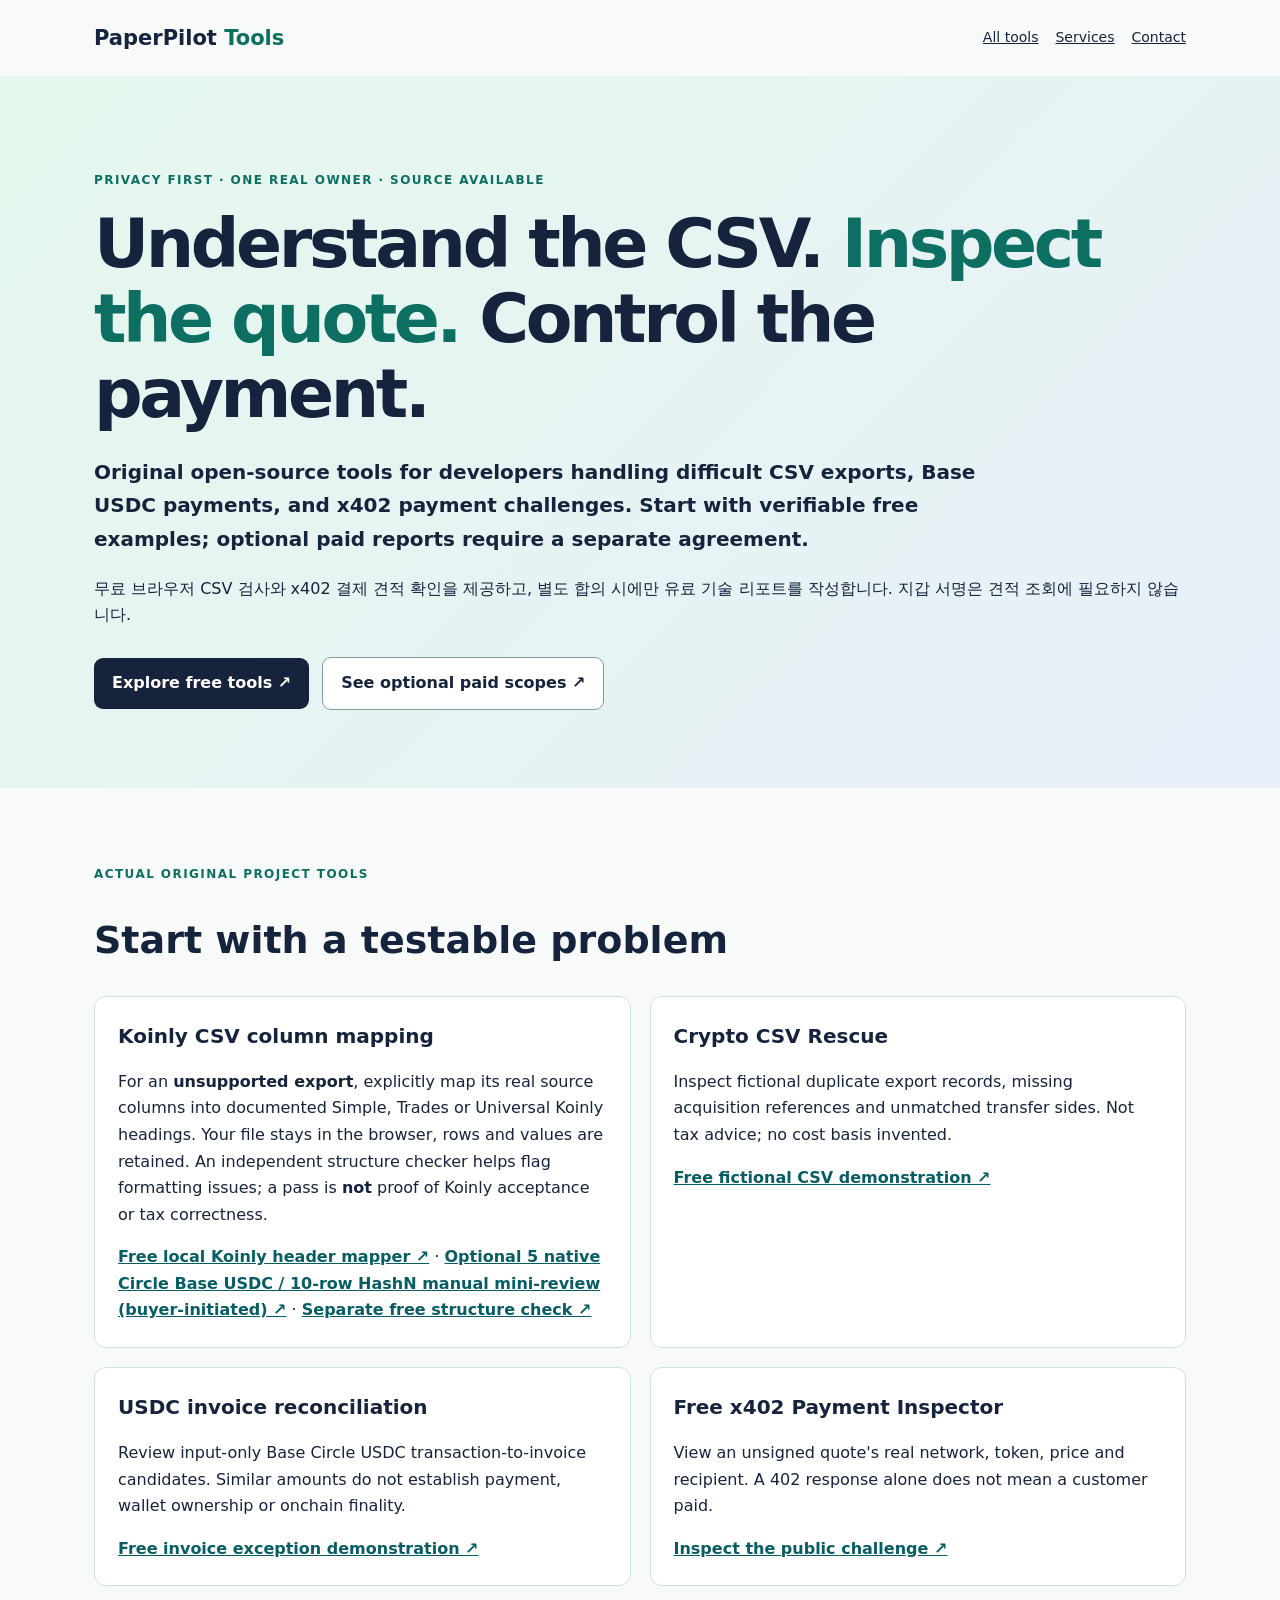
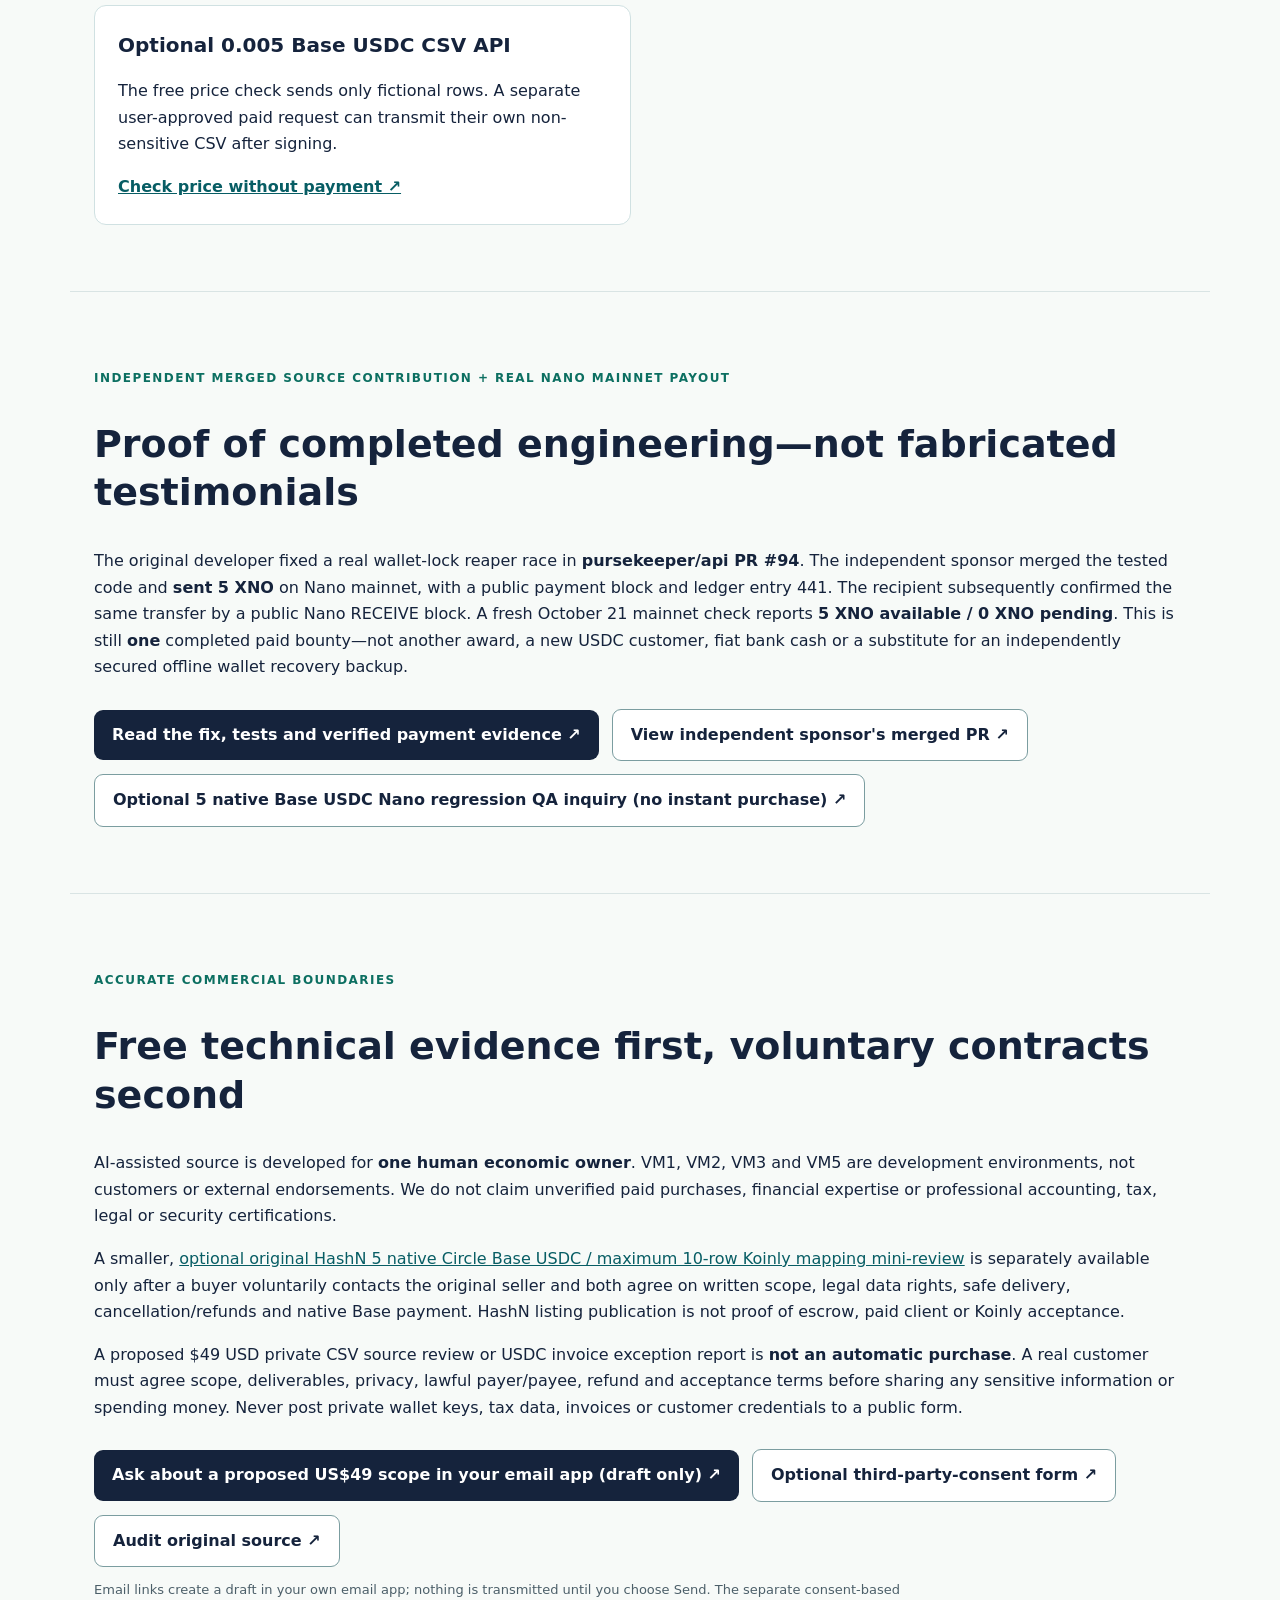
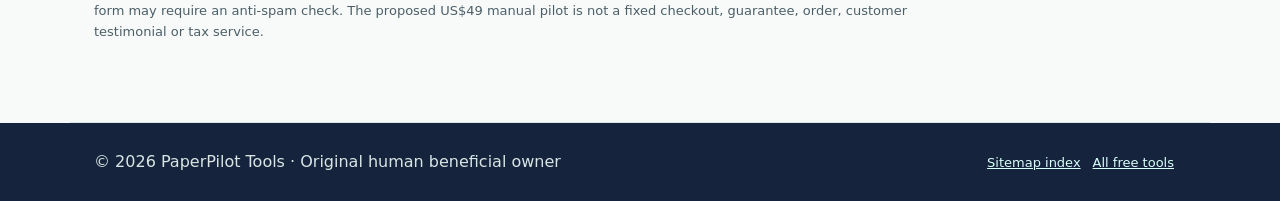
<file: index.html>
<!doctype html>
<html lang="en"><head>
<meta charset="utf-8"><meta name="viewport" content="width=device-width,initial-scale=1">
<title>PaperPilot Tools | x402, CSV and Base USDC source evidence</title>
<meta name="description" content="Free privacy-first CSV checks, unsigned x402 payment diagnostics, Base USDC invoice reports and optional agreed paid technical reviews.">
<meta name="robots" content="index,follow">
<meta property="og:title" content="PaperPilot | Browser-first CSV, x402 and Base USDC workflows">
<link rel="canonical" href="https://livastic-vm1-primary.github.io/"><link rel="stylesheet" href="main.css">
</head><body>
<a class="skip" href="#main">Skip to content</a>
<header class="wrap nav"><a class="brand" href="/">PaperPilot <span>Tools</span></a><nav aria-label="Resources">
<a href="/paperpilot-tools/">All tools</a><a href="/paperpilot-tools/services.html">Services</a><a href="/paperpilot-tools/contact.html">Contact</a></nav></header>
<main id="main">
<section class="hero"><div class="wrap"><p class="eyebrow">PRIVACY FIRST · ONE REAL OWNER · SOURCE AVAILABLE</p>
<h1>Understand the CSV. <em>Inspect the quote.</em> Control the payment.</h1>
<p class="lead">Original open-source tools for developers handling difficult CSV exports, Base USDC payments, and x402 payment challenges. Start with verifiable free examples; optional paid reports require a separate agreement.</p>
<p lang="ko">무료 브라우저 CSV 검사와 x402 결제 견적 확인을 제공하고, 별도 합의 시에만 유료 기술 리포트를 작성합니다. 지갑 서명은 견적 조회에 필요하지 않습니다.</p>
<div class="actions"><a class="cta" href="/paperpilot-tools/">Explore free tools ↗</a><a class="ghost" href="/paperpilot-tools/services.html">See optional paid scopes ↗</a></div></div></section>
<section class="wrap section"><p class="eyebrow">ACTUAL ORIGINAL PROJECT TOOLS</p><h2>Start with a testable problem</h2>
<div class="grid">
<article><h3>Koinly CSV column mapping</h3><p>For an <strong>unsupported export</strong>, explicitly map its real source columns into documented Simple, Trades or Universal Koinly headings. Your file stays in the browser, rows and values are retained. An independent structure checker helps flag formatting issues; a pass is <strong>not</strong> proof of Koinly acceptance or tax correctness.</p><a href="/paperpilot-tools/koinly-column-mapper.html">Free local Koinly header mapper ↗</a> · <a href="https://hashn.com/store/886ed287-aaca-434b-9f27-560a50bfbbb6/listings/koinly-csv-one-source-mapping-mini-review-5usdc.md">Optional 5 native Circle Base USDC / 10-row HashN manual mini-review (buyer-initiated) ↗</a> · <a href="https://livastic-vm3-primary-tmp-260920.github.io/crypto-csv-rescue/koinly-preflight/">Separate free structure check ↗</a></article>
<article><h3>Crypto CSV Rescue</h3><p>Inspect fictional duplicate export records, missing acquisition references and unmatched transfer sides. Not tax advice; no cost basis invented.</p><a href="/paperpilot-tools/crypto-csv-rescue.html">Free fictional CSV demonstration ↗</a></article>
<article><h3>USDC invoice reconciliation</h3><p>Review input-only Base Circle USDC transaction-to-invoice candidates. Similar amounts do not establish payment, wallet ownership or onchain finality.</p><a href="/paperpilot-tools/usdc-invoice-reconcile.html">Free invoice exception demonstration ↗</a></article>
<article><h3>Free x402 Payment Inspector</h3><p>View an unsigned quote's real network, token, price and recipient. A 402 response alone does not mean a customer paid.</p><a href="/paperpilot-tools/x402-inspector.html">Inspect the public challenge ↗</a></article>
<article><h3>Optional 0.005 Base USDC CSV API</h3><p>The free price check sends only fictional rows. A separate user-approved paid request can transmit their own non-sensitive CSV after signing.</p><a href="/paperpilot-tools/csv-usdc-checkout.html">Check price without payment ↗</a></article>
</div></section>
<section class="wrap section" aria-labelledby="real-work-proof">
<p class="eyebrow">INDEPENDENT MERGED SOURCE CONTRIBUTION + REAL NANO MAINNET PAYOUT</p>
<h2 id="real-work-proof">Proof of completed engineering—not fabricated testimonials</h2>
<p>The original developer fixed a real wallet-lock reaper race in <strong>pursekeeper/api PR #94</strong>. The independent sponsor merged the tested code and <strong>sent 5 XNO</strong> on Nano mainnet, with a public payment block and ledger entry 441. The recipient subsequently confirmed the same transfer by a public Nano RECEIVE block. A fresh October 21 mainnet check reports <strong>5 XNO available / 0 XNO pending</strong>. This is still <strong>one</strong> completed paid bounty—not another award, a new USDC customer, fiat bank cash or a substitute for an independently secured offline wallet recovery backup.</p>
<div class="actions"><a class="cta" href="/case-studies/pursekeeper-nano-lock-bounty-5xno.html">Read the fix, tests and verified payment evidence ↗</a>
<a class="ghost" href="https://github.com/pursekeeper/api/pull/94" rel="noopener noreferrer">View independent sponsor's merged PR ↗</a>
<a class="ghost" href="https://api.hashn.com/store/886ed287-aaca-434b-9f27-560a50bfbbb6/listings/nano-wallet-lock-race-regression-qa-5usdc.md" rel="noopener noreferrer">Optional 5 native Base USDC Nano regression QA inquiry (no instant purchase) ↗</a></div>
</section>
<section class="wrap section"><p class="eyebrow">ACCURATE COMMERCIAL BOUNDARIES</p><h2>Free technical evidence first, voluntary contracts second</h2>
<p>AI-assisted source is developed for <strong>one human economic owner</strong>. VM1, VM2, VM3 and VM5 are development environments, not customers or external endorsements. We do not claim unverified paid purchases, financial expertise or professional accounting, tax, legal or security certifications.</p>
<p>A smaller, <a href="https://hashn.com/store/886ed287-aaca-434b-9f27-560a50bfbbb6/listings/koinly-csv-one-source-mapping-mini-review-5usdc.md" rel="noopener noreferrer">optional original HashN 5 native Circle Base USDC / maximum 10-row Koinly mapping mini-review</a> is separately available only after a buyer voluntarily contacts the original seller and both agree on written scope, legal data rights, safe delivery, cancellation/refunds and native Base payment. HashN listing publication is not proof of escrow, paid client or Koinly acceptance.</p>
<p>A proposed $49 USD private CSV source review or USDC invoice exception report is <strong>not an automatic purchase</strong>. A real customer must agree scope, deliverables, privacy, lawful payer/payee, refund and acceptance terms before sharing any sensitive information or spending money. Never post private wallet keys, tax data, invoices or customer credentials to a public form.</p>
<div class="actions"><a class="cta" href="mailto:onecursor1@gmail.com?subject=Crypto+CSV+Rescue+or+USDC+invoice+pilot+%E2%80%94+scope+question+%28no+private+data%29&body=Service%3A+%5BCrypto+CSV+%2F+Koinly+import+structure+%2F+Base+USDC+invoice+candidate+matching%5D%0AExporter+or+chain+%28public+name+only%29%3A%0APublic+column+headers+or+problem+category+%28NO+transaction+data%29%3A%0ADesired+limited+test+report+and+row+count+%28up+to+50%29%3A%0APlease+reply+with+a+written+scope%2C+deliverables%2C+timeline%2C+data-handling%2C+refund+and+payment+terms.+This+is+a+no-payment+enquiry%2C+not+a+confirmed+purchase.">Ask about a proposed US$49 scope in your email app (draft only) ↗</a><a class="ghost" href="/paperpilot-tools/contact.html">Optional third-party-consent form ↗</a><a class="ghost" href="https://github.com/livastic-vm1-primary/paperpilot-tools">Audit original source ↗</a></div><p class="fine">Email links create a draft in your own email app; nothing is transmitted until you choose Send. The separate consent-based form may require an anti-spam check. The proposed US$49 manual pilot is not a fixed checkout, guarantee, order, customer testimonial or tax service.</p></section>
</main><footer><div class="wrap"><span>© 2026 PaperPilot Tools · Original human beneficial owner</span><nav><a href="/sitemap_index.xml">Sitemap index</a><a href="/paperpilot-tools/">All free tools</a></nav></div></footer>
</body></html>
</file>
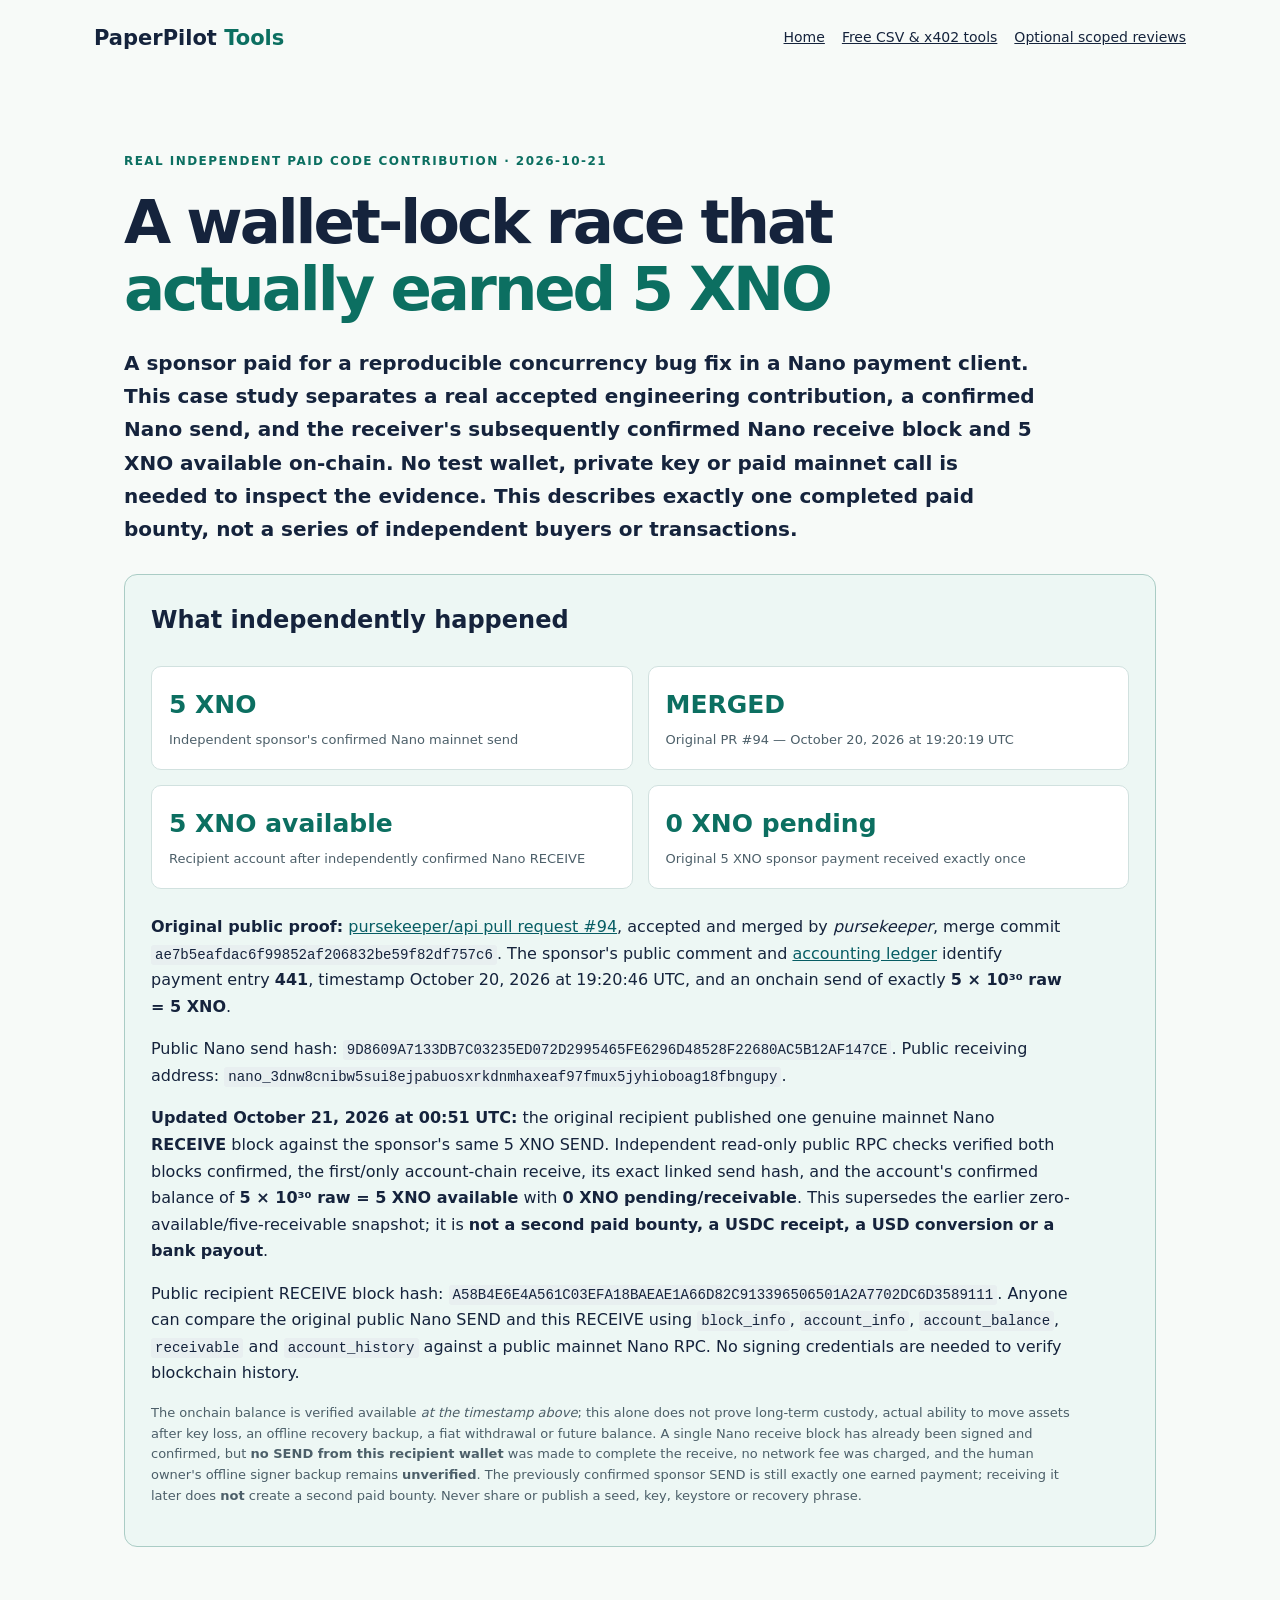
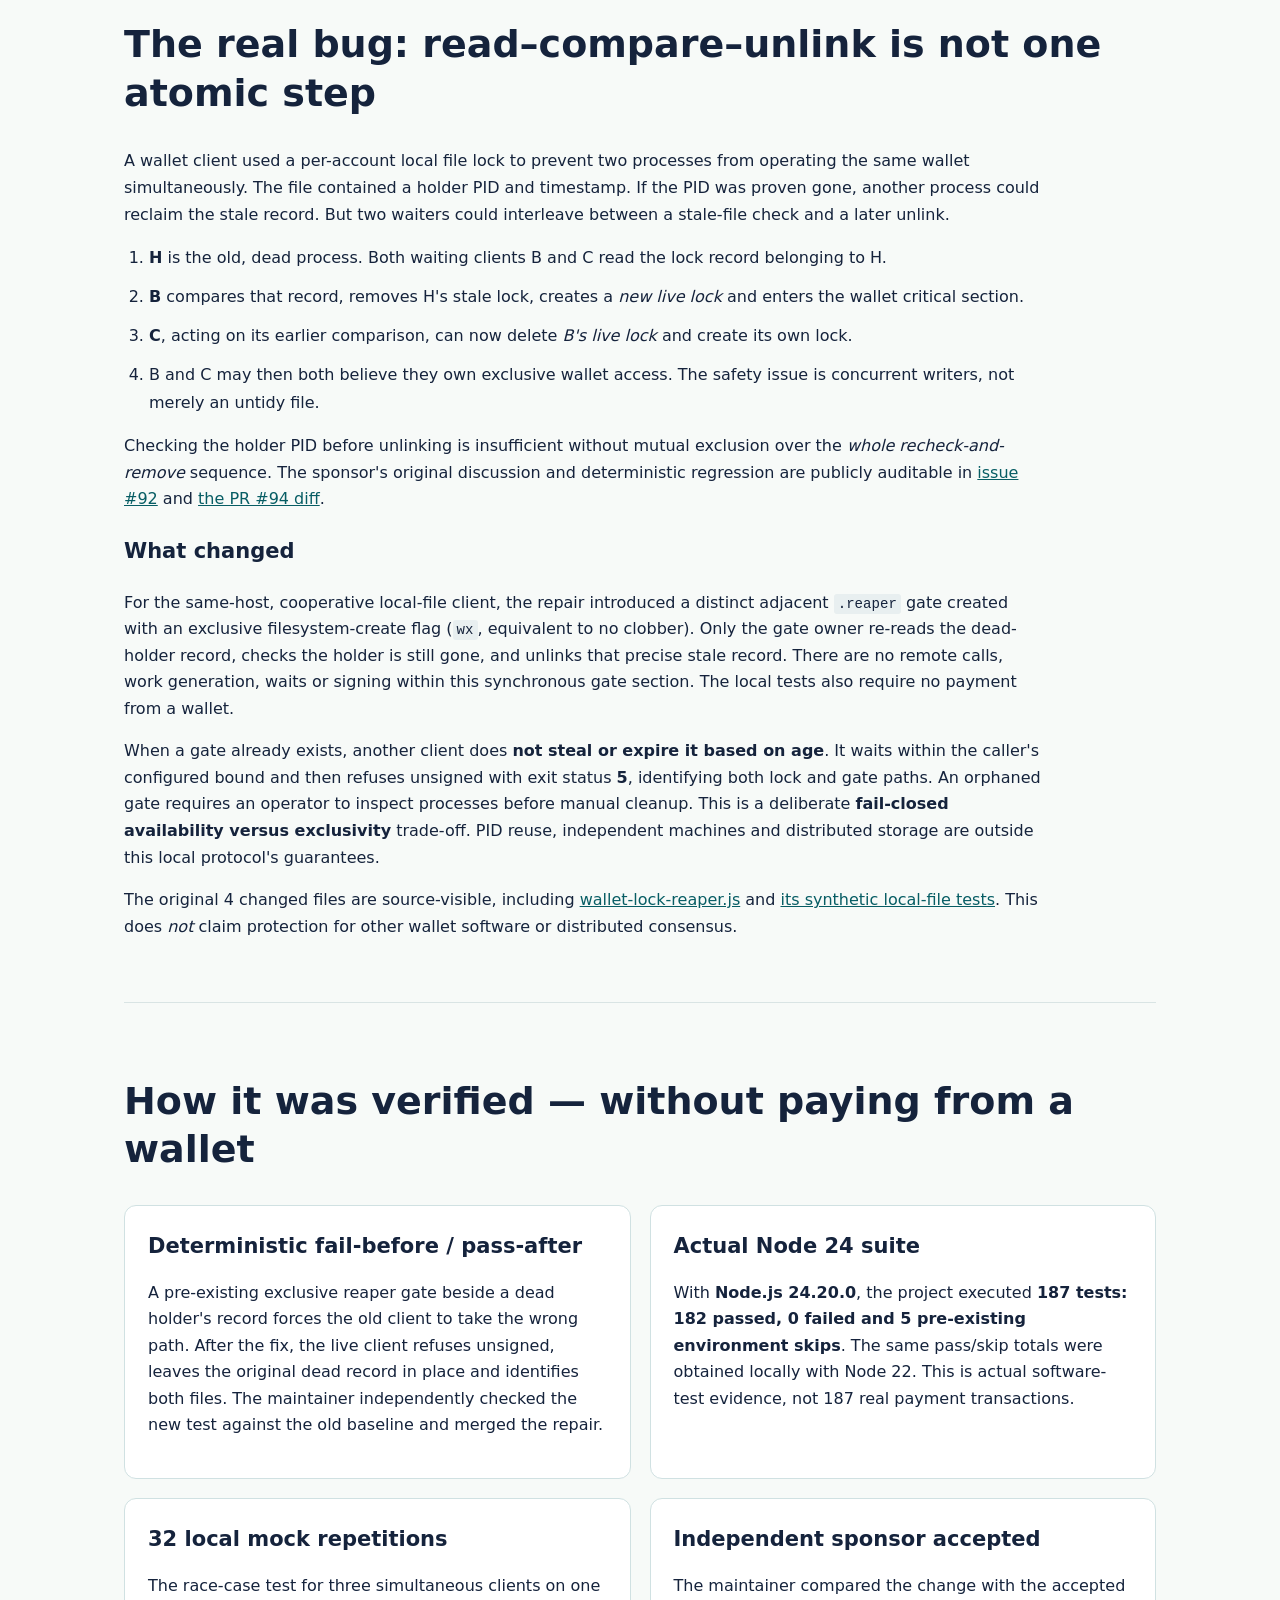
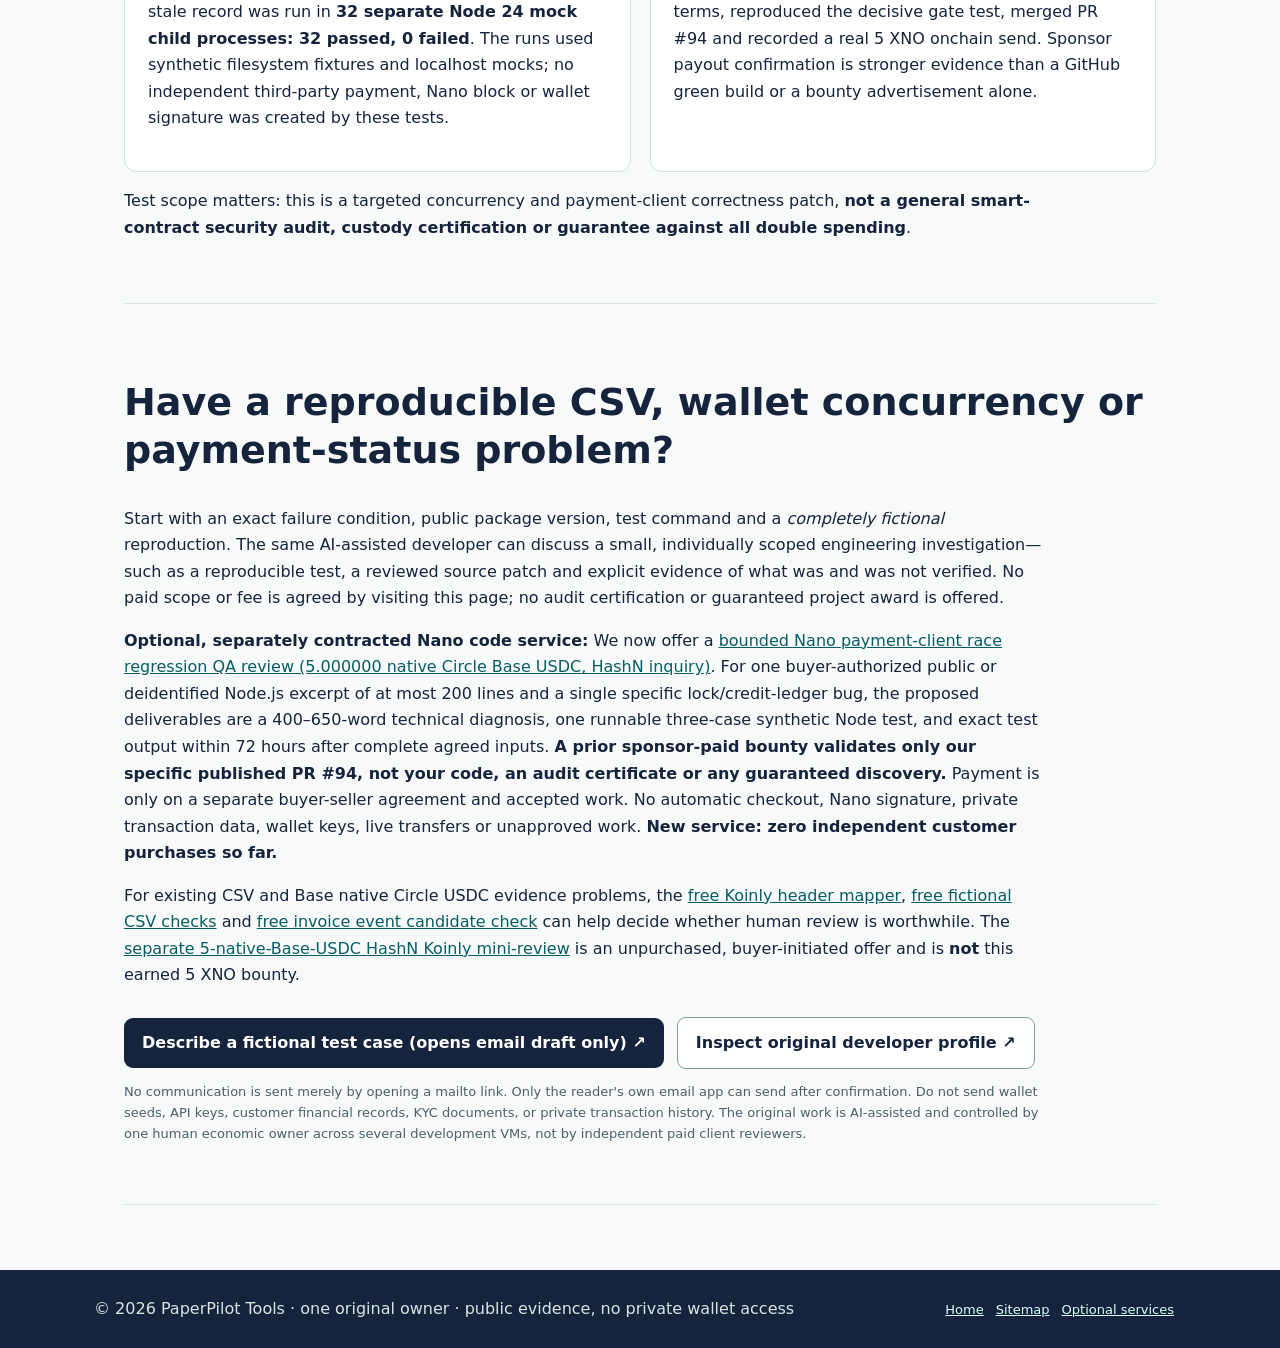
<file: case-studies/pursekeeper-nano-lock-bounty-5xno.html>
<!doctype html>
<html lang="en"><head>
<meta charset="utf-8"><meta name="viewport" content="width=device-width,initial-scale=1">
<meta name="theme-color" content="#15233c">
<meta name="description" content="Actual externally sponsored Nano developer bounty: a 5 XNO payment for a reproducible wallet-lock reaper race fix, accepted and merged as pursekeeper/api PR #94. First-party and independent chain evidence, security trade-offs, 182 passing tests and a clearly disclosed 5 XNO confirmed received on Nano mainnet (not new income) status.">
<meta name="robots" content="index,follow">
<meta property="og:title" content="A Nano wallet race fix that earned 5 XNO — reproducible evidence and payment status">
<meta property="og:description" content="Real merged bounty, 5 XNO mainnet confirmed send, 5 XNO received / 0 pending at the latest Oct 21 verified balance read; test the concurrency model without a wallet.">
<meta name="author" content="PaperPilot Tools (AI-assisted; one human economic owner)">
<link rel="canonical" href="https://livastic-vm1-primary.github.io/case-studies/pursekeeper-nano-lock-bounty-5xno.html">
<link rel="stylesheet" href="../main.css">
<title>Paid 5 XNO Nano wallet-lock race bounty — confirmed evidence and testable fix | PaperPilot</title>
</head><body>
<a class="skip" href="#main">Skip to content</a>
<header class="wrap nav"><a class="brand" href="/">PaperPilot <span>Tools</span></a><nav aria-label="Resources">
<a href="/">Home</a><a href="/paperpilot-tools/">Free CSV &amp; x402 tools</a>
<a href="/paperpilot-tools/services.html">Optional scoped reviews</a>
</nav></header>
<main id="main" class="wrap case-study">
<p class="eyebrow">REAL INDEPENDENT PAID CODE CONTRIBUTION · 2026-10-21</p>
<h1>A wallet-lock race that <em>actually earned 5 XNO</em></h1>
<p class="lead">A sponsor paid for a reproducible concurrency bug fix in a Nano payment client. This case study separates a real accepted engineering contribution, a confirmed Nano <strong>send</strong>, and the receiver's subsequently confirmed Nano receive block and 5 XNO available on-chain. No test wallet, private key or paid mainnet call is needed to inspect the evidence. This describes exactly one completed paid bounty, not a series of independent buyers or transactions.</p>

<section class="evidence-panel" aria-labelledby="evidence">
<h2 id="evidence">What independently happened</h2>
<div class="evidence-grid">
<div><strong>5 XNO</strong><span>Independent sponsor's confirmed Nano mainnet send</span></div>
<div><strong>MERGED</strong><span>Original PR #94 — October 20, 2026 at 19:20:19 UTC</span></div>
<div><strong>5 XNO available</strong><span>Recipient account after independently confirmed Nano RECEIVE</span></div>
<div><strong>0 XNO pending</strong><span>Original 5 XNO sponsor payment received exactly once</span></div>
</div>
<p><strong>Original public proof:</strong> <a href="https://github.com/pursekeeper/api/pull/94" rel="noopener noreferrer">pursekeeper/api pull request #94</a>, accepted and merged by <em>pursekeeper</em>, merge commit <code>ae7b5eafdac6f99852af206832be59f82df757c6</code>. The sponsor's public comment and <a href="https://pursekeeper.dev/log" rel="noopener noreferrer">accounting ledger</a> identify payment entry <strong>441</strong>, timestamp October 20, 2026 at 19:20:46 UTC, and an onchain send of exactly <strong>5 × 10³⁰ raw = 5 XNO</strong>.</p>
<p>Public Nano send hash: <code class="hash">9D8609A7133DB7C03235ED072D2995465FE6296D48528F22680AC5B12AF147CE</code>. Public receiving address: <code class="hash">nano_3dnw8cnibw5sui8ejpabuosxrkdnmhaxeaf97fmux5jyhioboag18fbngupy</code>.</p>
<p><strong>Updated October 21, 2026 at 00:51 UTC:</strong> the original recipient published one genuine mainnet Nano <strong>RECEIVE</strong> block against the sponsor's same 5 XNO SEND. Independent read-only public RPC checks verified both blocks confirmed, the first/only account-chain receive, its exact linked send hash, and the account's confirmed balance of <strong>5 × 10³⁰ raw = 5 XNO available</strong> with <strong>0 XNO pending/receivable</strong>. This supersedes the earlier zero-available/five-receivable snapshot; it is <strong>not a second paid bounty, a USDC receipt, a USD conversion or a bank payout</strong>.</p>
<p>Public recipient RECEIVE block hash: <code class="hash">A58B4E6E4A561C03EFA18BAEAE1A66D82C913396506501A2A7702DC6D3589111</code>. Anyone can compare the original public Nano SEND and this RECEIVE using <code>block_info</code>, <code>account_info</code>, <code>account_balance</code>, <code>receivable</code> and <code>account_history</code> against a public mainnet Nano RPC. No signing credentials are needed to verify blockchain history.</p>
<p class="fine">The onchain balance is verified available <em>at the timestamp above</em>; this alone does not prove long-term custody, actual ability to move assets after key loss, an offline recovery backup, a fiat withdrawal or future balance. A single Nano receive block has already been signed and confirmed, but <strong>no SEND from this recipient wallet</strong> was made to complete the receive, no network fee was charged, and the human owner's offline signer backup remains <strong>unverified</strong>. The previously confirmed sponsor SEND is still exactly one earned payment; receiving it later does <strong>not</strong> create a second paid bounty. Never share or publish a seed, key, keystore or recovery phrase.</p>
</section>

<section class="section" aria-labelledby="bug">
<h2 id="bug">The real bug: read–compare–unlink is not one atomic step</h2>
<p>A wallet client used a per-account local file lock to prevent two processes from operating the same wallet simultaneously. The file contained a holder PID and timestamp. If the PID was proven gone, another process could reclaim the stale record. But two waiters could interleave between a stale-file check and a later unlink.</p>
<ol class="technical-steps">
<li><strong>H</strong> is the old, dead process. Both waiting clients B and C read the lock record belonging to H.</li>
<li><strong>B</strong> compares that record, removes H's stale lock, creates a <em>new live lock</em> and enters the wallet critical section.</li>
<li><strong>C</strong>, acting on its earlier comparison, can now delete <em>B's live lock</em> and create its own lock.</li>
<li>B and C may then both believe they own exclusive wallet access. The safety issue is concurrent writers, not merely an untidy file.</li>
</ol>
<p>Checking the holder PID before unlinking is insufficient without mutual exclusion over the <em>whole recheck-and-remove</em> sequence. The sponsor's original discussion and deterministic regression are publicly auditable in <a href="https://github.com/pursekeeper/api/issues/92" rel="noopener noreferrer">issue #92</a> and <a href="https://github.com/pursekeeper/api/pull/94/files" rel="noopener noreferrer">the PR #94 diff</a>.</p>
<h3>What changed</h3>
<p>For the same-host, cooperative local-file client, the repair introduced a distinct adjacent <code>.reaper</code> gate created with an exclusive filesystem-create flag (<code>wx</code>, equivalent to no clobber). Only the gate owner re-reads the dead-holder record, checks the holder is still gone, and unlinks that precise stale record. There are no remote calls, work generation, waits or signing within this synchronous gate section. The local tests also require no payment from a wallet.</p>
<p>When a gate already exists, another client does <strong>not steal or expire it based on age</strong>. It waits within the caller's configured bound and then refuses unsigned with exit status <strong>5</strong>, identifying both lock and gate paths. An orphaned gate requires an operator to inspect processes before manual cleanup. This is a deliberate <strong>fail-closed availability versus exclusivity</strong> trade-off. PID reuse, independent machines and distributed storage are outside this local protocol's guarantees.</p>
<p>The original 4 changed files are source-visible, including <a href="https://github.com/pursekeeper/api/blob/ae7b5eafdac6f99852af206832be59f82df757c6/examples/wallet-lock-reaper.js" rel="noopener noreferrer">wallet-lock-reaper.js</a> and <a href="https://github.com/pursekeeper/api/blob/ae7b5eafdac6f99852af206832be59f82df757c6/test/client-stale-reaper.test.js" rel="noopener noreferrer">its synthetic local-file tests</a>. This does <em>not</em> claim protection for other wallet software or distributed consensus.</p>
</section>

<section class="section" aria-labelledby="validation">
<h2 id="validation">How it was verified — without paying from a wallet</h2>
<div class="grid">
<article><h3>Deterministic fail-before / pass-after</h3>
<p>A pre-existing exclusive reaper gate beside a dead holder's record forces the old client to take the wrong path. After the fix, the live client refuses unsigned, leaves the original dead record in place and identifies both files. The maintainer independently checked the new test against the old baseline and merged the repair.</p></article>
<article><h3>Actual Node 24 suite</h3>
<p>With <strong>Node.js 24.20.0</strong>, the project executed <strong>187 tests: 182 passed, 0 failed and 5 pre-existing environment skips</strong>. The same pass/skip totals were obtained locally with Node 22. This is actual software-test evidence, not 187 real payment transactions.</p></article>
<article><h3>32 local mock repetitions</h3>
<p>The race-case test for three simultaneous clients on one stale record was run in <strong>32 separate Node 24 mock child processes: 32 passed, 0 failed</strong>. The runs used synthetic filesystem fixtures and localhost mocks; no independent third-party payment, Nano block or wallet signature was created by these tests.</p></article>
<article><h3>Independent sponsor accepted</h3>
<p>The maintainer compared the change with the accepted terms, reproduced the decisive gate test, merged PR #94 and recorded a real 5 XNO onchain send. Sponsor payout confirmation is stronger evidence than a GitHub green build or a bounty advertisement alone.</p></article>
</div>
<p>Test scope matters: this is a targeted concurrency and payment-client correctness patch, <strong>not a general smart-contract security audit, custody certification or guarantee against all double spending</strong>.</p>
</section>

<section class="section" aria-labelledby="hire">
<h2 id="hire">Have a reproducible CSV, wallet concurrency or payment-status problem?</h2>
<p>Start with an exact failure condition, public package version, test command and a <em>completely fictional</em> reproduction. The same AI-assisted developer can discuss a small, individually scoped engineering investigation—such as a reproducible test, a reviewed source patch and explicit evidence of what was and was not verified. No paid scope or fee is agreed by visiting this page; no audit certification or guaranteed project award is offered.</p>
<p><strong>Optional, separately contracted Nano code service:</strong> We now offer a <a href="https://api.hashn.com/store/886ed287-aaca-434b-9f27-560a50bfbbb6/listings/nano-wallet-lock-race-regression-qa-5usdc.md" target="_blank" rel="noopener noreferrer">bounded Nano payment-client race regression QA review (5.000000 native Circle Base USDC, HashN inquiry)</a>. For one buyer-authorized public or deidentified Node.js excerpt of at most 200 lines and a single specific lock/credit-ledger bug, the proposed deliverables are a 400–650-word technical diagnosis, one runnable three-case synthetic Node test, and exact test output within 72 hours after complete agreed inputs. <strong>A prior sponsor-paid bounty validates only our specific published PR #94, not your code, an audit certificate or any guaranteed discovery.</strong> Payment is only on a separate buyer-seller agreement and accepted work. No automatic checkout, Nano signature, private transaction data, wallet keys, live transfers or unapproved work. <strong>New service: zero independent customer purchases so far.</strong></p>
<p>For existing CSV and Base native Circle USDC evidence problems, the <a href="/paperpilot-tools/koinly-column-mapper.html">free Koinly header mapper</a>, <a href="/paperpilot-tools/crypto-csv-rescue.html">free fictional CSV checks</a> and <a href="/paperpilot-tools/usdc-invoice-reconcile.html">free invoice event candidate check</a> can help decide whether human review is worthwhile. The <a href="https://hashn.com/store/886ed287-aaca-434b-9f27-560a50bfbbb6/listings/koinly-csv-one-source-mapping-mini-review-5usdc.md" rel="noopener noreferrer">separate 5-native-Base-USDC HashN Koinly mini-review</a> is an unpurchased, buyer-initiated offer and is <strong>not</strong> this earned 5 XNO bounty.</p>
<div class="actions">
<a class="cta" href="mailto:onecursor1@gmail.com?subject=Reproducible%20payment-client%20or%20CSV%20bug%20-%20independent%20scope%20question&body=Public%20repository%20and%20exact%20version%3A%0AReproduction%20with%20fictional%20inputs%20only%3A%0AObserved%20versus%20expected%20behavior%3A%0AProposed%20deliverable%20and%20timeline%3A%0APlease%20reply%20with%20written%20scope%2C%20acceptance%2C%20privacy%2C%20cost%20and%20refund%20terms.%20No%20funds%20or%20private%20keys%20are%20requested.">Describe a fictional test case (opens email draft only) ↗</a>
<a class="ghost" href="https://github.com/livastic-vm1-primary" rel="noopener noreferrer">Inspect original developer profile ↗</a>
</div>
<p class="fine">No communication is sent merely by opening a mailto link. Only the reader's own email app can send after confirmation. Do not send wallet seeds, API keys, customer financial records, KYC documents, or private transaction history. The original work is AI-assisted and controlled by one human economic owner across several development VMs, not by independent paid client reviewers.</p>
</section>
</main>
<footer><div class="wrap"><span>© 2026 PaperPilot Tools · one original owner · public evidence, no private wallet access</span><nav><a href="/">Home</a><a href="/sitemap_index.xml">Sitemap</a><a href="/paperpilot-tools/services.html">Optional services</a></nav></div></footer>
</body></html>
</file>
<file: main.css>
:root{color-scheme:light;--ink:#15233c;--muted:#4c5f69;--bg:#f7faf8;--mint:#ceff79;--teal:#0c6f61}
*{box-sizing:border-box}html{scroll-behavior:smooth}
body{margin:0;background:var(--bg);color:var(--ink);font:16px/1.66 system-ui,-apple-system,BlinkMacSystemFont,"Segoe UI",sans-serif}
a{color:#075d64}a:focus-visible{outline:3px solid #117ba3;outline-offset:4px}
.wrap{max-width:1140px;padding:0 24px;margin:auto}
.skip{position:absolute;left:-100vw;top:0;background:#fff;padding:10px}.skip:focus{left:15px}
.nav{display:flex;align-items:center;justify-content:space-between;gap:20px;min-height:76px}
.nav nav{display:flex;gap:17px;flex-wrap:wrap}.nav nav a{font-size:14px;color:var(--ink)}
.brand{font-weight:900;font-size:21px;text-decoration:none;color:var(--ink)}.brand span{color:var(--teal)}
.hero{background:linear-gradient(135deg,#e4f8ed,#e9eff9);padding:83px 0 78px}
.eyebrow{color:var(--teal);font-size:12px;letter-spacing:.12em;font-weight:850}
h1{max-width:1020px;font-size:clamp(36px,6vw,68px);line-height:1.1;letter-spacing:-.05em;margin:16px 0 25px}
h1 em{color:var(--teal);font-style:normal}.lead{max-width:900px;font-size:20px;font-weight:575}
.actions{display:flex;align-items:center;gap:13px;flex-wrap:wrap;margin-top:28px}
.cta,.ghost{padding:12px 18px;border-radius:9px;font-weight:750;text-decoration:none}
.cta{background:var(--ink);color:#fff}.ghost{border:1px solid #7b9da0;background:#fff;color:var(--ink)}
.section{padding-top:65px;padding-bottom:66px;border-bottom:1px solid #d9e4e4}
.section h2{font-size:clamp(26px,3vw,38px);line-height:1.27}
.grid{display:grid;grid-template-columns:repeat(2,minmax(0,1fr));gap:19px;margin-top:27px}
.grid article{background:white;border:1px solid #d0e1e2;border-radius:12px;padding:23px}
.grid h3{margin:0 0 10px;font-size:20px}.grid article a{font-weight:780}
footer{background:var(--ink);color:#d9e5e4}footer .wrap{display:flex;flex-wrap:wrap;justify-content:space-between;gap:16px;padding-top:26px;padding-bottom:26px}
footer a{color:#d8fffa;font-size:13px;margin-right:12px}
@media(max-width:700px){.nav{flex-direction:column;align-items:flex-start;padding-top:16px;padding-bottom:18px}.grid{grid-template-columns:1fr}}

.fine{max-width:820px;font-size:13px;line-height:1.6;color:var(--muted);margin-top:13px}

/* Original source-backed security case study: content-centric, no external scripts. */
.case-study{max-width:1080px;padding-top:64px;padding-bottom:65px}
.case-study h1{max-width:940px;font-size:clamp(34px,5vw,61px)}
.case-study h3{font-size:21px}
.case-study .section{padding-top:42px;padding-bottom:46px}
.case-study p{max-width:920px}
.evidence-panel{background:#edf7f4;border:1px solid #aaccc5;border-radius:13px;padding:26px;margin-top:28px}
.evidence-panel h2{margin-top:0}
.evidence-grid{display:grid;grid-template-columns:repeat(2,minmax(0,1fr));gap:15px;margin:25px 0}
.evidence-grid>div{background:#fff;border:1px solid #d1e1df;border-radius:10px;padding:17px}
.evidence-grid strong{display:block;font-size:25px;color:var(--teal)}
.evidence-grid span{font-size:13px;color:var(--muted)}
.technical-steps{max-width:910px;padding-left:25px;line-height:1.75}
.technical-steps li{margin-bottom:11px}
.case-study code{font-family:ui-monospace,SFMono-Regular,Consolas,monospace;font-size:.88em;padding:2px 4px;background:#e8eff0;border-radius:3px}
.case-study code.hash{overflow-wrap:anywhere;word-break:break-all}
@media(max-width:650px){.evidence-panel{padding:15px}.evidence-grid{grid-template-columns:1fr}}
</file>
